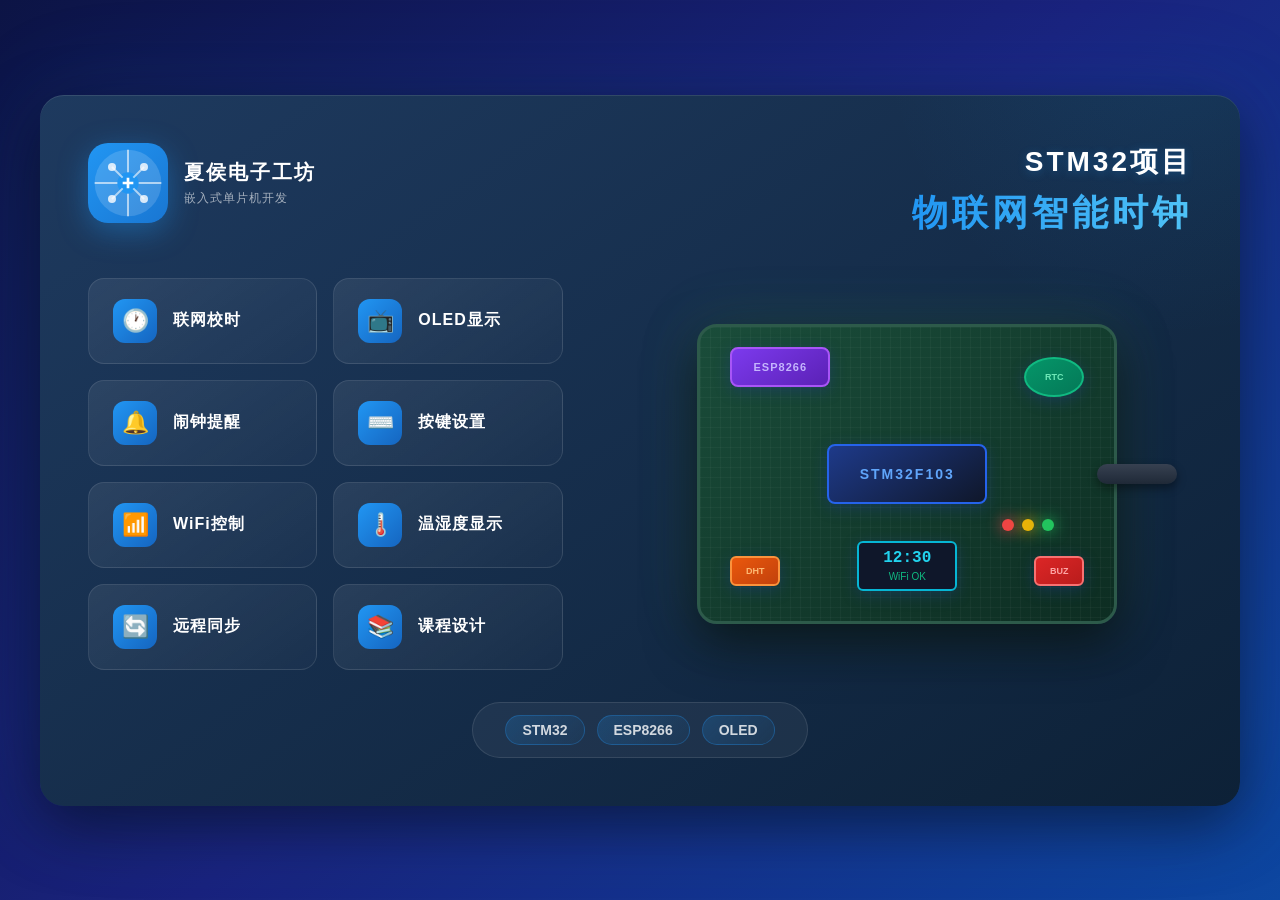
<file: stm32-product-card.html>
<!DOCTYPE html>
<html lang="zh-CN">
<head>
    <meta charset="UTF-8">
    <meta name="viewport" content="width=device-width, initial-scale=1.0">
    <title>STM32物联网智能时钟 - 商品详情</title>
    <style>
        * {
            margin: 0;
            padding: 0;
            box-sizing: border-box;
        }

        body {
            font-family: 'Microsoft YaHei', 'PingFang SC', sans-serif;
            background: linear-gradient(135deg, #0c1445 0%, #1a237e 50%, #0d47a1 100%);
            min-height: 100vh;
            display: flex;
            justify-content: center;
            align-items: center;
            padding: 40px;
        }

        .product-card {
            background: linear-gradient(145deg, #1e3a5f 0%, #0d2137 100%);
            border-radius: 24px;
            padding: 48px;
            max-width: 1200px;
            width: 100%;
            box-shadow: 
                0 20px 60px rgba(0, 0, 0, 0.5),
                0 0 100px rgba(33, 150, 243, 0.15),
                inset 0 1px 0 rgba(255, 255, 255, 0.1);
            position: relative;
            overflow: hidden;
        }

        .product-card::before {
            content: '';
            position: absolute;
            top: -50%;
            right: -20%;
            width: 600px;
            height: 600px;
            background: radial-gradient(circle, rgba(33, 150, 243, 0.1) 0%, transparent 70%);
            border-radius: 50%;
        }

        .header {
            display: flex;
            justify-content: space-between;
            align-items: flex-start;
            margin-bottom: 40px;
            position: relative;
            z-index: 1;
        }

        .logo-section {
            display: flex;
            align-items: center;
            gap: 16px;
        }

        .logo {
            width: 80px;
            height: 80px;
            background: linear-gradient(135deg, #2196f3 0%, #1976d2 100%);
            border-radius: 20px;
            display: flex;
            justify-content: center;
            align-items: center;
            box-shadow: 0 8px 30px rgba(33, 150, 243, 0.4);
        }

        .logo img {
            width: 60px;
            height: 60px;
            filter: brightness(1.1);
        }

        .brand-info {
            display: flex;
            flex-direction: column;
            gap: 4px;
        }

        .brand-name {
            font-size: 20px;
            font-weight: 700;
            color: #fff;
            letter-spacing: 2px;
        }

        .brand-slogan {
            font-size: 12px;
            color: rgba(255, 255, 255, 0.6);
            letter-spacing: 1px;
        }

        .title-section {
            text-align: right;
        }

        .product-title {
            font-size: 28px;
            font-weight: 800;
            color: #fff;
            margin-bottom: 8px;
            letter-spacing: 3px;
            text-shadow: 0 2px 10px rgba(33, 150, 243, 0.3);
        }

        .product-subtitle {
            font-size: 36px;
            font-weight: 900;
            background: linear-gradient(90deg, #2196f3, #4fc3f7);
            -webkit-background-clip: text;
            -webkit-text-fill-color: transparent;
            background-clip: text;
            letter-spacing: 4px;
        }

        .main-content {
            display: flex;
            gap: 60px;
            position: relative;
            z-index: 1;
        }

        .features-list {
            flex: 1;
            display: grid;
            grid-template-columns: repeat(2, 1fr);
            gap: 16px;
        }

        .feature-item {
            background: linear-gradient(145deg, rgba(255, 255, 255, 0.08) 0%, rgba(255, 255, 255, 0.02) 100%);
            border: 1px solid rgba(255, 255, 255, 0.1);
            border-radius: 16px;
            padding: 20px 24px;
            display: flex;
            align-items: center;
            gap: 16px;
            transition: all 0.3s ease;
            cursor: pointer;
        }

        .feature-item:hover {
            background: linear-gradient(145deg, rgba(33, 150, 243, 0.2) 0%, rgba(255, 255, 255, 0.05) 100%);
            border-color: rgba(33, 150, 243, 0.4);
            transform: translateY(-2px);
            box-shadow: 0 8px 25px rgba(33, 150, 243, 0.2);
        }

        .feature-icon {
            width: 44px;
            height: 44px;
            background: linear-gradient(135deg, #2196f3 0%, #1565c0 100%);
            border-radius: 12px;
            display: flex;
            justify-content: center;
            align-items: center;
            font-size: 22px;
            flex-shrink: 0;
        }

        .feature-text {
            font-size: 16px;
            font-weight: 600;
            color: #fff;
            letter-spacing: 1px;
        }

        .board-display {
            flex: 1.2;
            display: flex;
            justify-content: center;
            align-items: center;
        }

        .board-container {
            position: relative;
        }

        .circuit-board {
            width: 420px;
            height: 300px;
            background: linear-gradient(145deg, #1a4d3a 0%, #0d2d22 100%);
            border-radius: 20px;
            padding: 20px;
            box-shadow: 
                0 20px 50px rgba(0, 0, 0, 0.6),
                0 0 60px rgba(76, 175, 80, 0.2);
            border: 3px solid #2d5a4a;
            position: relative;
            overflow: hidden;
        }

        .circuit-board::before {
            content: '';
            position: absolute;
            top: 0;
            left: 0;
            right: 0;
            bottom: 0;
            background-image: 
                linear-gradient(rgba(255,255,255,0.03) 1px, transparent 1px),
                linear-gradient(90deg, rgba(255,255,255,0.03) 1px, transparent 1px);
            background-size: 10px 10px;
            pointer-events: none;
        }

        .component {
            position: absolute;
            background: linear-gradient(145deg, #1e3a8a 0%, #1e40af 100%);
            border-radius: 8px;
            display: flex;
            justify-content: center;
            align-items: center;
            box-shadow: 0 4px 15px rgba(30, 58, 138, 0.4);
            border: 2px solid #3b82f6;
        }

        .component.stm32 {
            top: 50%;
            left: 50%;
            transform: translate(-50%, -50%);
            width: 160px;
            height: 60px;
            background: linear-gradient(145deg, #1e3a8a 0%, #0f172a 100%);
            border-color: #2563eb;
        }

        .component.stm32 span {
            color: #60a5fa;
            font-size: 14px;
            font-weight: 700;
            letter-spacing: 2px;
        }

        .component.esp8266 {
            top: 20px;
            left: 30px;
            width: 100px;
            height: 40px;
            background: linear-gradient(145deg, #7c3aed 0%, #5b21b6 100%);
            border-color: #a855f7;
        }

        .component.esp8266 span {
            color: #c4b5fd;
            font-size: 11px;
            font-weight: 600;
            letter-spacing: 1px;
        }

        .component.oled {
            bottom: 30px;
            left: 50%;
            transform: translateX(-50%);
            width: 100px;
            height: 50px;
            background: #0f172a;
            border-color: #06b6d4;
            border-radius: 6px;
            display: flex;
            flex-direction: column;
            gap: 4px;
            padding: 6px;
        }

        .oled-time {
            color: #22d3ee;
            font-size: 16px;
            font-weight: 700;
            font-family: 'Courier New', monospace;
        }

        .oled-status {
            color: #10b981;
            font-size: 10px;
            font-weight: 500;
        }

        .component.rtc {
            top: 30px;
            right: 30px;
            width: 60px;
            height: 40px;
            background: linear-gradient(145deg, #059669 0%, #047857 100%);
            border-color: #10b981;
            border-radius: 50%;
        }

        .component.rtc span {
            color: #6ee7b7;
            font-size: 9px;
            font-weight: 600;
        }

        .component.dht {
            bottom: 35px;
            left: 30px;
            width: 50px;
            height: 30px;
            background: linear-gradient(145deg, #ea580c 0%, #c2410c 100%);
            border-color: #fb923c;
            border-radius: 6px;
        }

        .component.dht span {
            color: #fdba74;
            font-size: 9px;
            font-weight: 600;
        }

        .component.buzzer {
            bottom: 35px;
            right: 30px;
            width: 50px;
            height: 30px;
            background: linear-gradient(145deg, #dc2626 0%, #b91c1c 100%);
            border-color: #f87171;
            border-radius: 6px;
        }

        .component.buzzer span {
            color: #fca5a5;
            font-size: 9px;
            font-weight: 600;
        }

        .led {
            position: absolute;
            width: 12px;
            height: 12px;
            border-radius: 50%;
            box-shadow: 0 0 10px currentColor;
        }

        .led.red {
            bottom: 90px;
            right: 100px;
            background: #ef4444;
            box-shadow: 0 0 15px #ef4444;
        }

        .led.yellow {
            bottom: 90px;
            right: 80px;
            background: #eab308;
            box-shadow: 0 0 15px #eab308;
        }

        .led.green {
            bottom: 90px;
            right: 60px;
            background: #22c55e;
            box-shadow: 0 0 15px #22c55e;
        }

        .usb-cable {
            position: absolute;
            right: -60px;
            top: 50%;
            transform: translateY(-50%);
            width: 80px;
            height: 20px;
            background: linear-gradient(180deg, #374151 0%, #1f2937 100%);
            border-radius: 10px;
            box-shadow: 0 4px 10px rgba(0, 0, 0, 0.4);
        }

        .footer {
            margin-top: 32px;
            text-align: center;
            position: relative;
            z-index: 1;
        }

        .tech-stack {
            display: inline-flex;
            gap: 12px;
            background: rgba(255, 255, 255, 0.05);
            border: 1px solid rgba(255, 255, 255, 0.1);
            border-radius: 30px;
            padding: 12px 32px;
        }

        .tech-tag {
            font-size: 14px;
            font-weight: 600;
            color: rgba(255, 255, 255, 0.8);
            padding: 6px 16px;
            background: linear-gradient(135deg, rgba(33, 150, 243, 0.2) 0%, rgba(33, 150, 243, 0.05) 100%);
            border-radius: 20px;
            border: 1px solid rgba(33, 150, 243, 0.3);
        }

        @media (max-width: 1024px) {
            .main-content {
                flex-direction: column;
                gap: 40px;
            }

            .features-list {
                grid-template-columns: 1fr;
            }

            .circuit-board {
                width: 100%;
                max-width: 420px;
            }

            .product-title {
                font-size: 22px;
            }

            .product-subtitle {
                font-size: 28px;
            }
        }
    </style>
</head>
<body>
    <div class="product-card">
        <div class="header">
            <div class="logo-section">
                <div class="logo">
                    <svg viewBox="0 0 60 60" fill="none">
                        <circle cx="30" cy="30" r="25" fill="rgba(255,255,255,0.15)"/>
                        <path d="M30 5 L30 55 M5 30 L55 30" stroke="white" stroke-width="1.5" stroke-opacity="0.6"/>
                        <circle cx="30" cy="30" r="8" fill="#2196f3"/>
                        <path d="M26 30 L34 30 M30 26 L30 34" stroke="white" stroke-width="2"/>
                        <circle cx="18" cy="18" r="3" fill="white" opacity="0.8"/>
                        <circle cx="42" cy="18" r="3" fill="white" opacity="0.8"/>
                        <circle cx="18" cy="42" r="3" fill="white" opacity="0.8"/>
                        <circle cx="42" cy="42" r="3" fill="white" opacity="0.8"/>
                        <path d="M18 18 L26 26 M42 18 L34 26 M18 42 L26 34 M42 42 L34 34" stroke="white" stroke-width="1.5" stroke-opacity="0.6"/>
                    </svg>
                </div>
                <div class="brand-info">
                    <div class="brand-name">夏侯电子工坊</div>
                    <div class="brand-slogan">嵌入式单片机开发</div>
                </div>
            </div>
            <div class="title-section">
                <div class="product-title">STM32项目</div>
                <div class="product-subtitle">物联网智能时钟</div>
            </div>
        </div>

        <div class="main-content">
            <div class="features-list">
                <div class="feature-item">
                    <div class="feature-icon">🕐</div>
                    <span class="feature-text">联网校时</span>
                </div>
                <div class="feature-item">
                    <div class="feature-icon">📺</div>
                    <span class="feature-text">OLED显示</span>
                </div>
                <div class="feature-item">
                    <div class="feature-icon">🔔</div>
                    <span class="feature-text">闹钟提醒</span>
                </div>
                <div class="feature-item">
                    <div class="feature-icon">⌨️</div>
                    <span class="feature-text">按键设置</span>
                </div>
                <div class="feature-item">
                    <div class="feature-icon">📶</div>
                    <span class="feature-text">WiFi控制</span>
                </div>
                <div class="feature-item">
                    <div class="feature-icon">🌡️</div>
                    <span class="feature-text">温湿度显示</span>
                </div>
                <div class="feature-item">
                    <div class="feature-icon">🔄</div>
                    <span class="feature-text">远程同步</span>
                </div>
                <div class="feature-item">
                    <div class="feature-icon">📚</div>
                    <span class="feature-text">课程设计</span>
                </div>
            </div>

            <div class="board-display">
                <div class="board-container">
                    <div class="circuit-board">
                        <div class="component stm32"><span>STM32F103</span></div>
                        <div class="component esp8266"><span>ESP8266</span></div>
                        <div class="component oled">
                            <span class="oled-time">12:30</span>
                            <span class="oled-status">WiFi OK</span>
                        </div>
                        <div class="component rtc"><span>RTC</span></div>
                        <div class="component dht"><span>DHT</span></div>
                        <div class="component buzzer"><span>BUZ</span></div>
                        <div class="led red"></div>
                        <div class="led yellow"></div>
                        <div class="led green"></div>
                    </div>
                    <div class="usb-cable"></div>
                </div>
            </div>
        </div>

        <div class="footer">
            <div class="tech-stack">
                <span class="tech-tag">STM32</span>
                <span class="tech-tag">ESP8266</span>
                <span class="tech-tag">OLED</span>
            </div>
        </div>
    </div>
</body>
</html>
</file>
